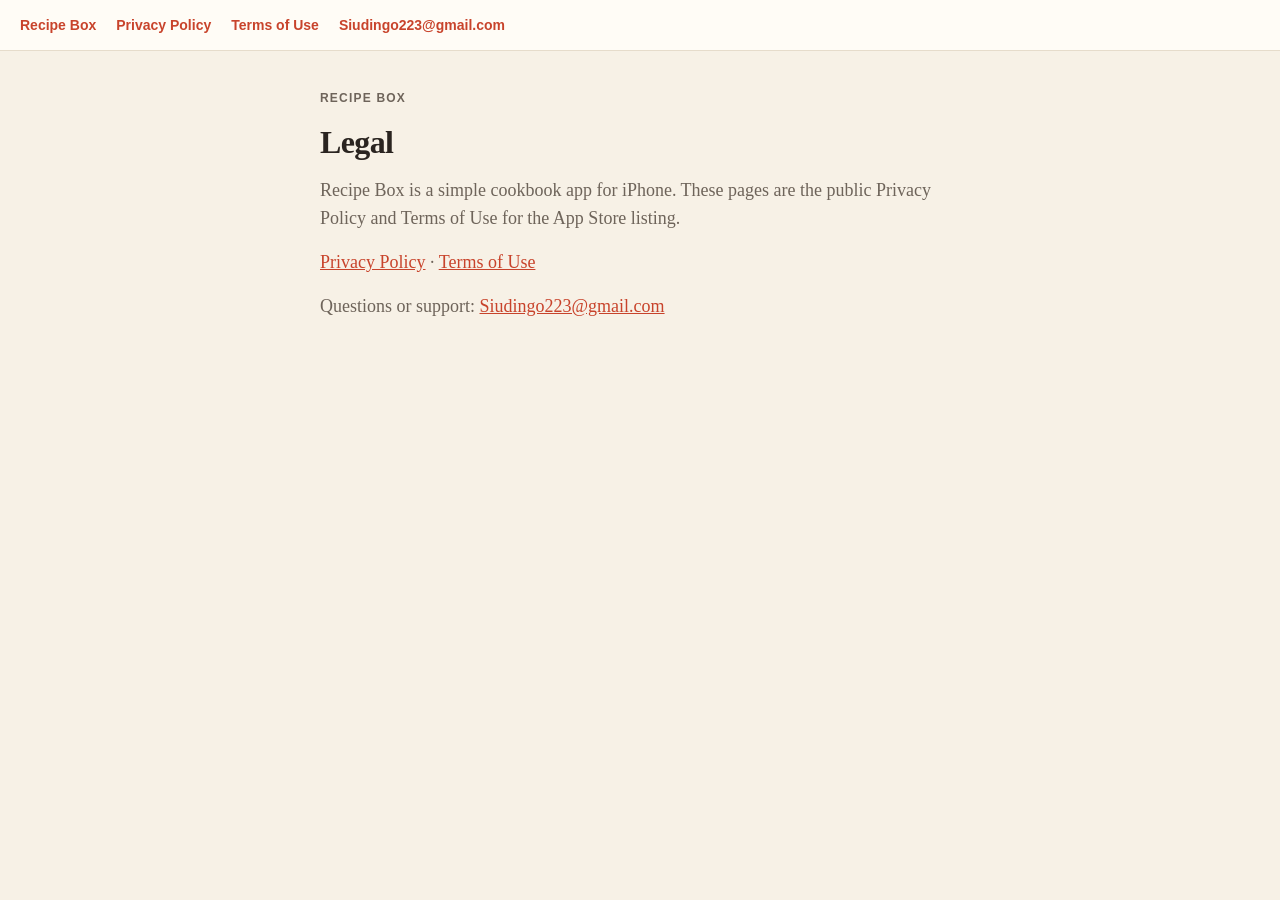
<file: index.html>
<!DOCTYPE html>
<html lang="en">
<head>
  <meta charset="utf-8" />
  <meta name="viewport" content="width=device-width, initial-scale=1" />
  <title>Recipe Box — Privacy &amp; Terms</title>
  <link rel="stylesheet" href="styles.css" />
</head>
<body>
  <nav class="nav">
    <a href="index.html">Recipe Box</a>
    <a href="privacy-policy.html">Privacy Policy</a>
    <a href="terms.html">Terms of Use</a>
    <a href="mailto:Siudingo223@gmail.com">Siudingo223@gmail.com</a>
  </nav>
  <main class="hero">
    <p class="eyebrow">Recipe Box</p>
    <h1>Legal</h1>
    <p>Recipe Box is a simple cookbook app for iPhone. These pages are the public Privacy Policy and Terms of Use for the App Store listing.</p>
    <p><a href="privacy-policy.html">Privacy Policy</a> · <a href="terms.html">Terms of Use</a></p>
    <p>Questions or support: <a href="mailto:Siudingo223@gmail.com">Siudingo223@gmail.com</a></p>
  </main>
</body>
</html>
</file>
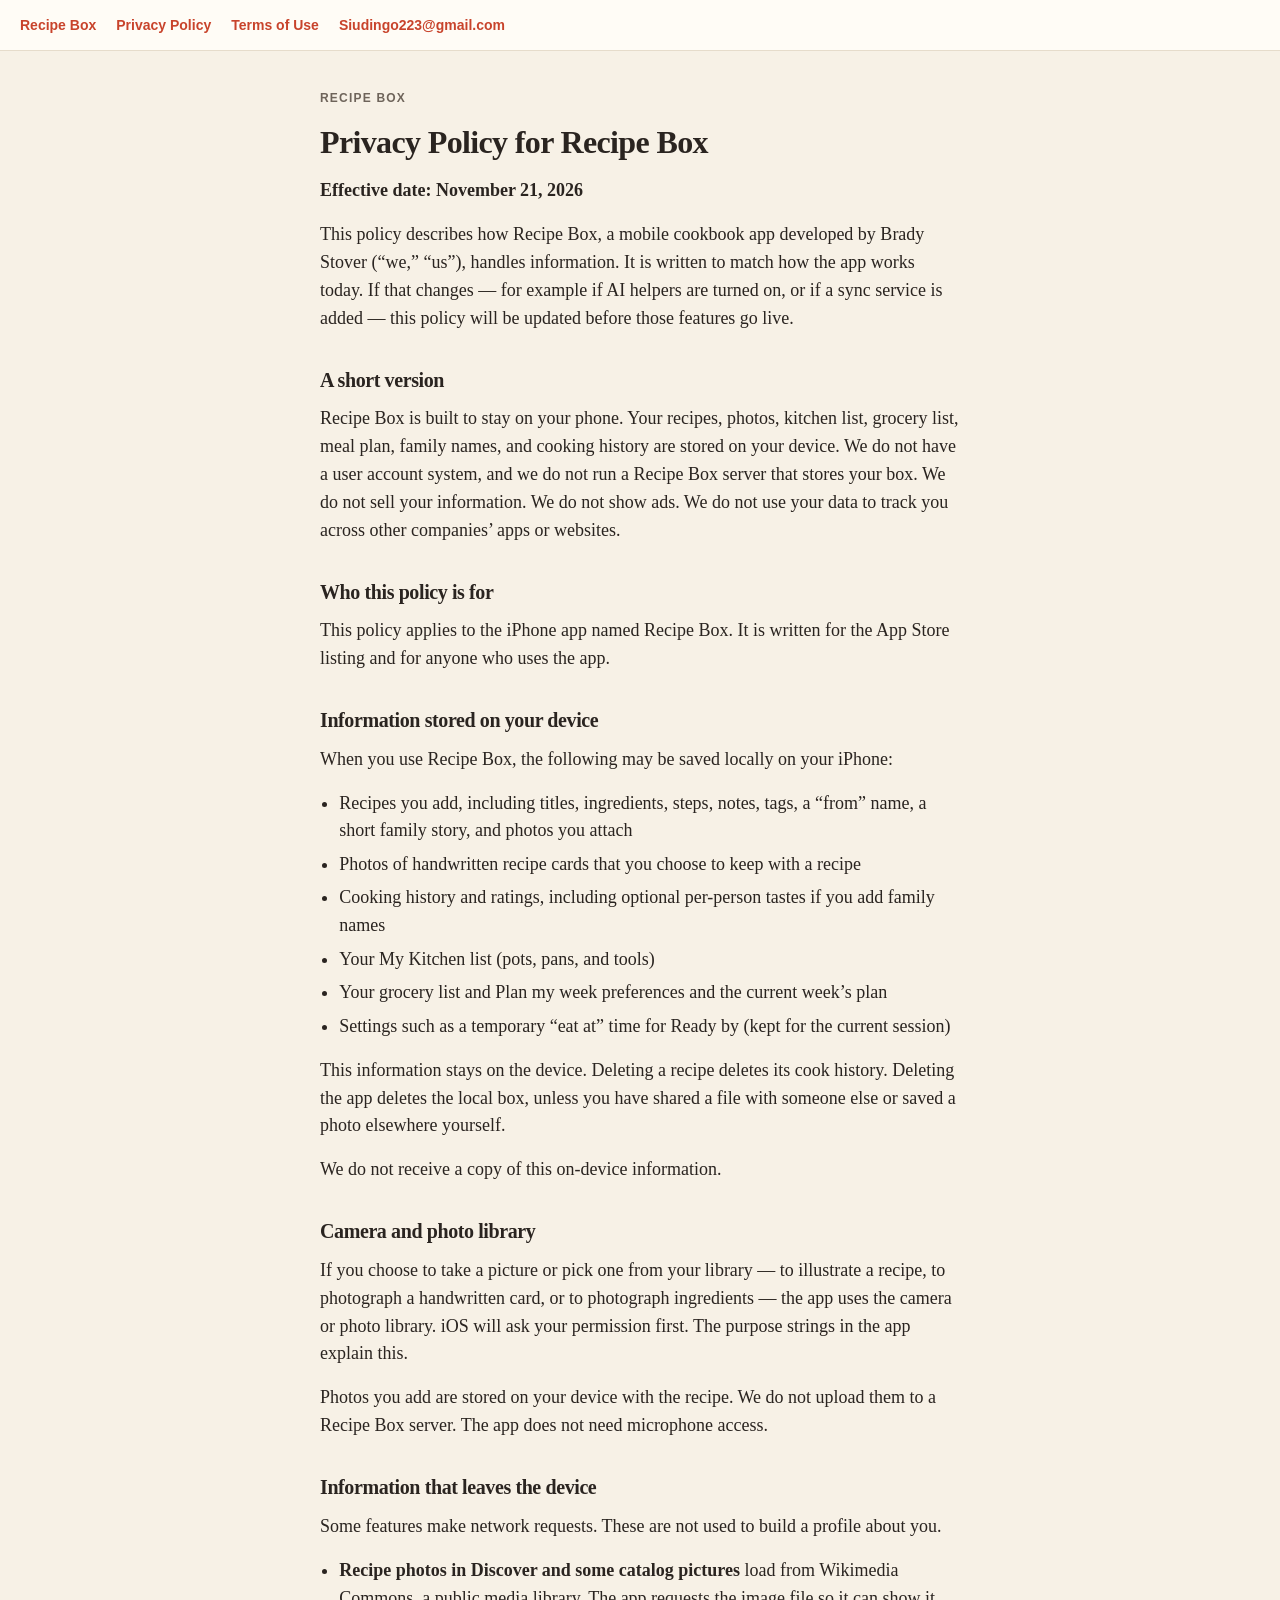
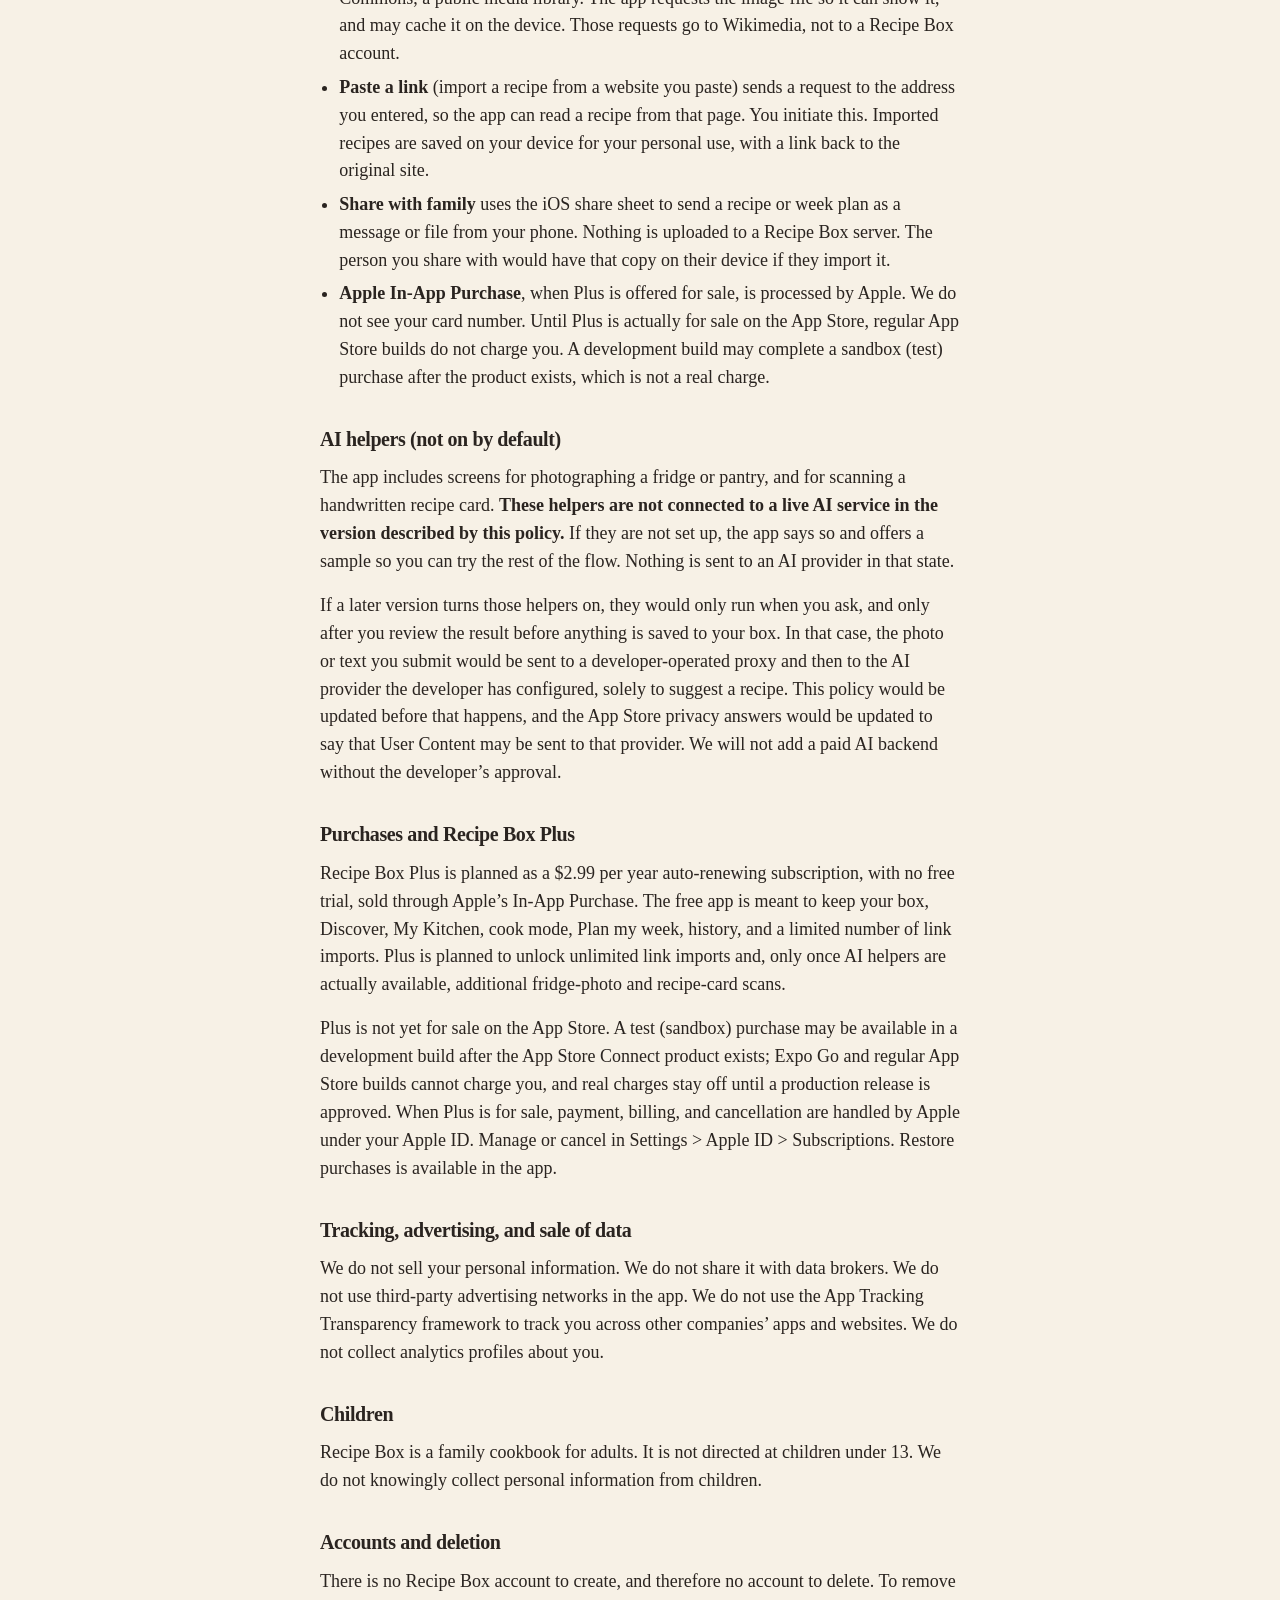
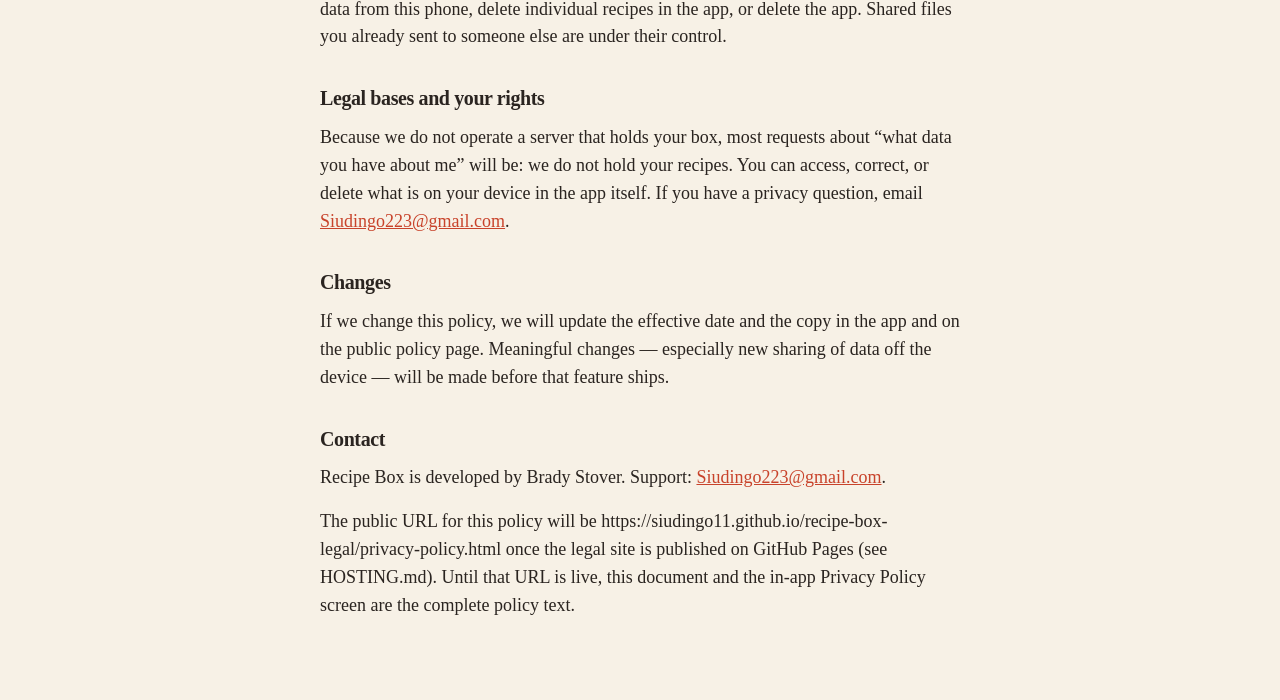
<file: privacy-policy.html>
<!DOCTYPE html>
<html lang="en">
<head>
  <meta charset="utf-8" />
  <meta name="viewport" content="width=device-width, initial-scale=1" />
  <title>Privacy Policy — Recipe Box</title>
  <link rel="stylesheet" href="styles.css" />
</head>
<body>
  <nav class="nav">
      <a href="index.html">Recipe Box</a>
      <a href="privacy-policy.html">Privacy Policy</a>
      <a href="terms.html">Terms of Use</a>
      <a href="mailto:Siudingo223@gmail.com">Siudingo223@gmail.com</a>
    </nav>
  <main>
    <p class="eyebrow">Recipe Box</p>
    <h1>Privacy Policy for Recipe Box</h1><p><strong>Effective date: November 21, 2026</strong></p><p>This policy describes how Recipe Box, a mobile cookbook app developed by Brady Stover (“we,” “us”), handles information. It is written to match how the app works today. If that changes — for example if AI helpers are turned on, or if a sync service is added — this policy will be updated before those features go live.</p><h2>A short version</h2><p>Recipe Box is built to stay on your phone. Your recipes, photos, kitchen list, grocery list, meal plan, family names, and cooking history are stored on your device. We do not have a user account system, and we do not run a Recipe Box server that stores your box. We do not sell your information. We do not show ads. We do not use your data to track you across other companies’ apps or websites.</p><h2>Who this policy is for</h2><p>This policy applies to the iPhone app named Recipe Box. It is written for the App Store listing and for anyone who uses the app.</p><h2>Information stored on your device</h2><p>When you use Recipe Box, the following may be saved locally on your iPhone:</p><ul><li>Recipes you add, including titles, ingredients, steps, notes, tags, a “from” name, a short family story, and photos you attach</li><li>Photos of handwritten recipe cards that you choose to keep with a recipe</li><li>Cooking history and ratings, including optional per-person tastes if you add family names</li><li>Your My Kitchen list (pots, pans, and tools)</li><li>Your grocery list and Plan my week preferences and the current week’s plan</li><li>Settings such as a temporary “eat at” time for Ready by (kept for the current session)</li></ul><p>This information stays on the device. Deleting a recipe deletes its cook history. Deleting the app deletes the local box, unless you have shared a file with someone else or saved a photo elsewhere yourself.</p><p>We do not receive a copy of this on-device information.</p><h2>Camera and photo library</h2><p>If you choose to take a picture or pick one from your library — to illustrate a recipe, to photograph a handwritten card, or to photograph ingredients — the app uses the camera or photo library. iOS will ask your permission first. The purpose strings in the app explain this.</p><p>Photos you add are stored on your device with the recipe. We do not upload them to a Recipe Box server. The app does not need microphone access.</p><h2>Information that leaves the device</h2><p>Some features make network requests. These are not used to build a profile about you.</p><ul><li><strong>Recipe photos in Discover and some catalog pictures</strong> load from Wikimedia Commons, a public media library. The app requests the image file so it can show it, and may cache it on the device. Those requests go to Wikimedia, not to a Recipe Box account.</li><li><strong>Paste a link</strong> (import a recipe from a website you paste) sends a request to the address you entered, so the app can read a recipe from that page. You initiate this. Imported recipes are saved on your device for your personal use, with a link back to the original site.</li><li><strong>Share with family</strong> uses the iOS share sheet to send a recipe or week plan as a message or file from your phone. Nothing is uploaded to a Recipe Box server. The person you share with would have that copy on their device if they import it.</li><li><strong>Apple In-App Purchase</strong>, when Plus is offered for sale, is processed by Apple. We do not see your card number. Until Plus is actually for sale on the App Store, regular App Store builds do not charge you. A development build may complete a sandbox (test) purchase after the product exists, which is not a real charge.</li></ul><h2>AI helpers (not on by default)</h2><p>The app includes screens for photographing a fridge or pantry, and for scanning a handwritten recipe card. <strong>These helpers are not connected to a live AI service in the version described by this policy.</strong> If they are not set up, the app says so and offers a sample so you can try the rest of the flow. Nothing is sent to an AI provider in that state.</p><p>If a later version turns those helpers on, they would only run when you ask, and only after you review the result before anything is saved to your box. In that case, the photo or text you submit would be sent to a developer-operated proxy and then to the AI provider the developer has configured, solely to suggest a recipe. This policy would be updated before that happens, and the App Store privacy answers would be updated to say that User Content may be sent to that provider. We will not add a paid AI backend without the developer’s approval.</p><h2>Purchases and Recipe Box Plus</h2><p>Recipe Box Plus is planned as a $2.99 per year auto-renewing subscription, with no free trial, sold through Apple’s In-App Purchase. The free app is meant to keep your box, Discover, My Kitchen, cook mode, Plan my week, history, and a limited number of link imports. Plus is planned to unlock unlimited link imports and, only once AI helpers are actually available, additional fridge-photo and recipe-card scans.</p><p>Plus is not yet for sale on the App Store. A test (sandbox) purchase may be available in a development build after the App Store Connect product exists; Expo Go and regular App Store builds cannot charge you, and real charges stay off until a production release is approved. When Plus is for sale, payment, billing, and cancellation are handled by Apple under your Apple ID. Manage or cancel in Settings &gt; Apple ID &gt; Subscriptions. Restore purchases is available in the app.</p><h2>Tracking, advertising, and sale of data</h2><p>We do not sell your personal information. We do not share it with data brokers. We do not use third-party advertising networks in the app. We do not use the App Tracking Transparency framework to track you across other companies’ apps and websites. We do not collect analytics profiles about you.</p><h2>Children</h2><p>Recipe Box is a family cookbook for adults. It is not directed at children under 13. We do not knowingly collect personal information from children.</p><h2>Accounts and deletion</h2><p>There is no Recipe Box account to create, and therefore no account to delete. To remove data from this phone, delete individual recipes in the app, or delete the app. Shared files you already sent to someone else are under their control.</p><h2>Legal bases and your rights</h2><p>Because we do not operate a server that holds your box, most requests about “what data you have about me” will be: we do not hold your recipes. You can access, correct, or delete what is on your device in the app itself. If you have a privacy question, email <a href="mailto:Siudingo223@gmail.com">Siudingo223@gmail.com</a>.</p><h2>Changes</h2><p>If we change this policy, we will update the effective date and the copy in the app and on the public policy page. Meaningful changes — especially new sharing of data off the device — will be made before that feature ships.</p><h2>Contact</h2><p>Recipe Box is developed by Brady Stover. Support: <a href="mailto:Siudingo223@gmail.com">Siudingo223@gmail.com</a>.</p><p>The public URL for this policy will be https://siudingo11.github.io/recipe-box-legal/privacy-policy.html once the legal site is published on GitHub Pages (see HOSTING.md). Until that URL is live, this document and the in-app Privacy Policy screen are the complete policy text.</p>
  </main>
</body>
</html>
</file>
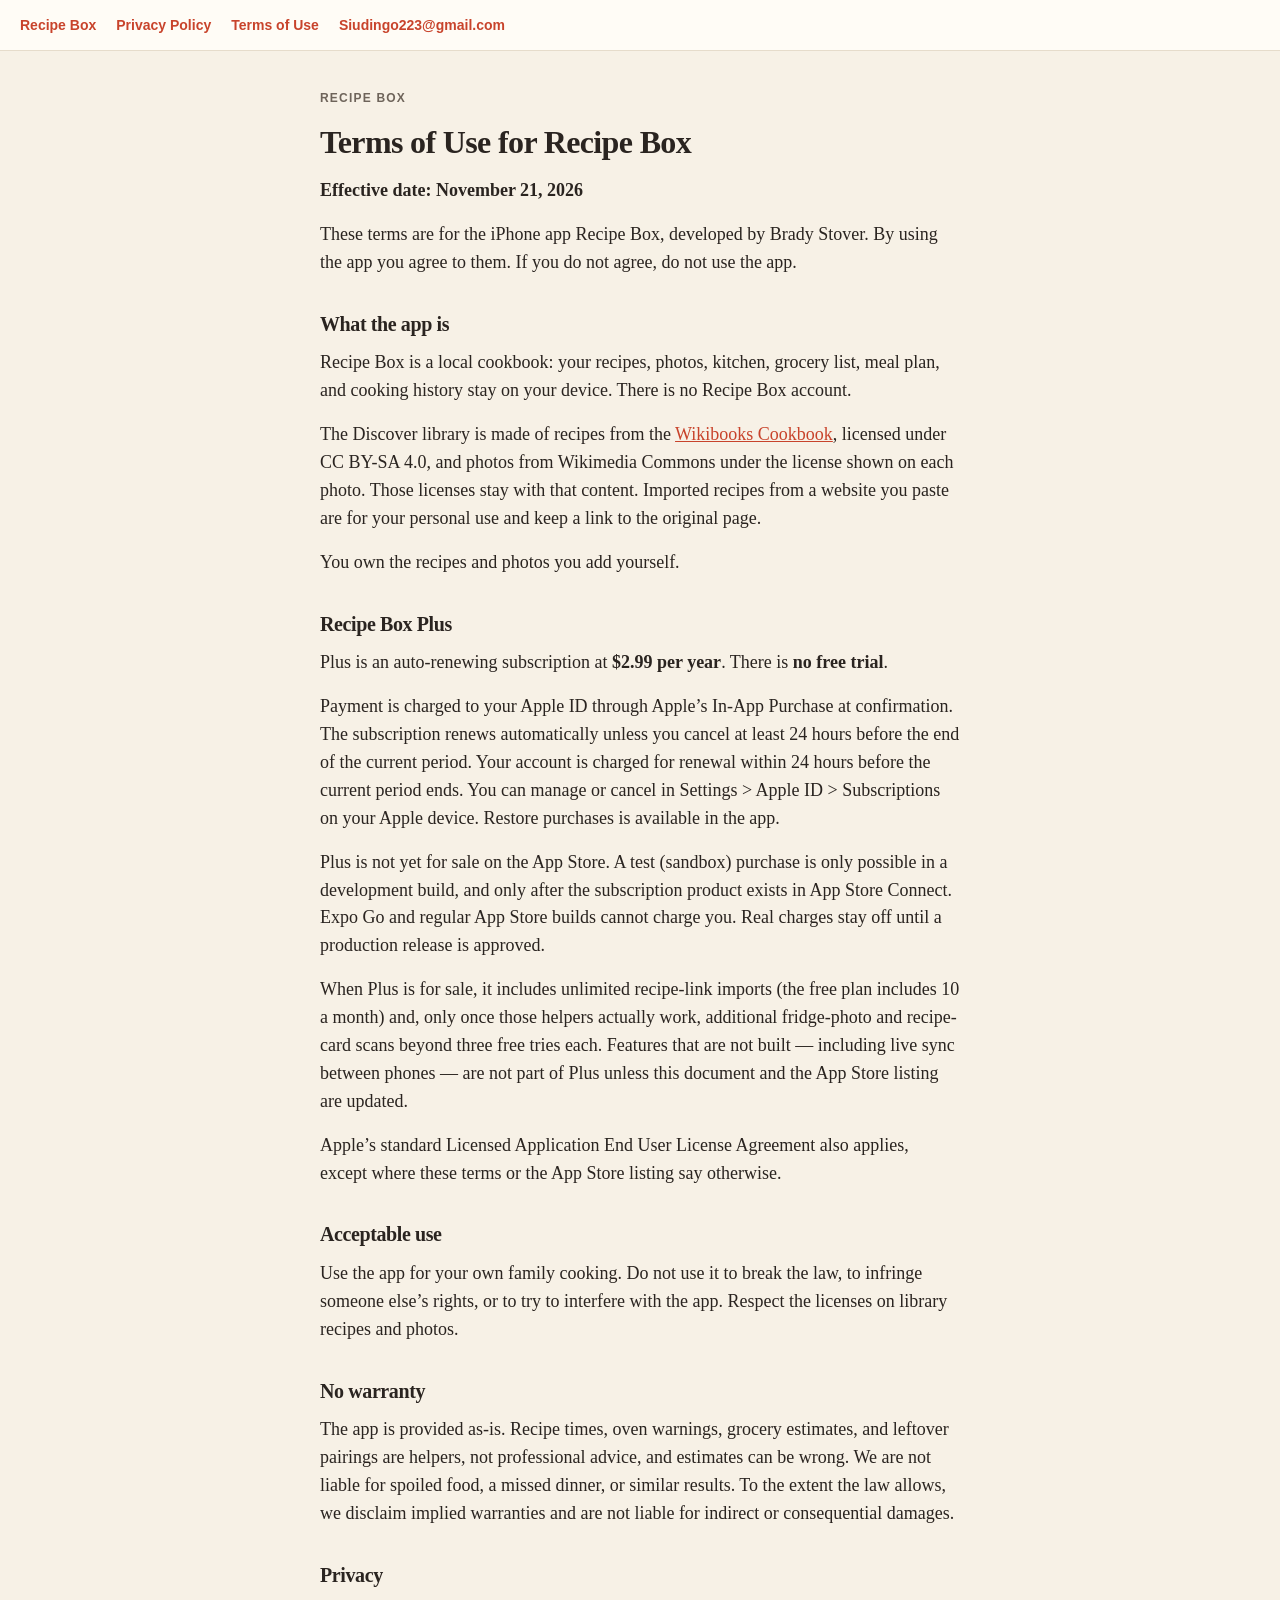
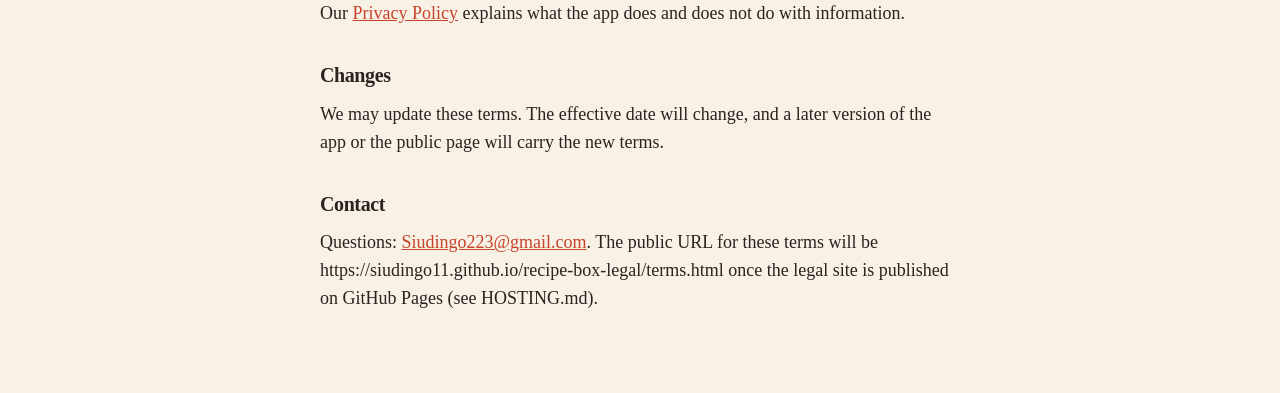
<file: terms.html>
<!DOCTYPE html>
<html lang="en">
<head>
  <meta charset="utf-8" />
  <meta name="viewport" content="width=device-width, initial-scale=1" />
  <title>Terms of Use — Recipe Box</title>
  <link rel="stylesheet" href="styles.css" />
</head>
<body>
  <nav class="nav">
      <a href="index.html">Recipe Box</a>
      <a href="privacy-policy.html">Privacy Policy</a>
      <a href="terms.html">Terms of Use</a>
      <a href="mailto:Siudingo223@gmail.com">Siudingo223@gmail.com</a>
    </nav>
  <main>
    <p class="eyebrow">Recipe Box</p>
    <h1>Terms of Use for Recipe Box</h1><p><strong>Effective date: November 21, 2026</strong></p><p>These terms are for the iPhone app Recipe Box, developed by Brady Stover. By using the app you agree to them. If you do not agree, do not use the app.</p><h2>What the app is</h2><p>Recipe Box is a local cookbook: your recipes, photos, kitchen, grocery list, meal plan, and cooking history stay on your device. There is no Recipe Box account.</p><p>The Discover library is made of recipes from the <a href="https://en.wikibooks.org/wiki/Cookbook:Recipes">Wikibooks Cookbook</a>, licensed under CC BY-SA 4.0, and photos from Wikimedia Commons under the license shown on each photo. Those licenses stay with that content. Imported recipes from a website you paste are for your personal use and keep a link to the original page.</p><p>You own the recipes and photos you add yourself.</p><h2>Recipe Box Plus</h2><p>Plus is an auto-renewing subscription at <strong>$2.99 per year</strong>. There is <strong>no free trial</strong>.</p><p>Payment is charged to your Apple ID through Apple’s In-App Purchase at confirmation. The subscription renews automatically unless you cancel at least 24 hours before the end of the current period. Your account is charged for renewal within 24 hours before the current period ends. You can manage or cancel in Settings &gt; Apple ID &gt; Subscriptions on your Apple device. Restore purchases is available in the app.</p><p>Plus is not yet for sale on the App Store. A test (sandbox) purchase is only possible in a development build, and only after the subscription product exists in App Store Connect. Expo Go and regular App Store builds cannot charge you. Real charges stay off until a production release is approved.</p><p>When Plus is for sale, it includes unlimited recipe-link imports (the free plan includes 10 a month) and, only once those helpers actually work, additional fridge-photo and recipe-card scans beyond three free tries each. Features that are not built — including live sync between phones — are not part of Plus unless this document and the App Store listing are updated.</p><p>Apple’s standard Licensed Application End User License Agreement also applies, except where these terms or the App Store listing say otherwise.</p><h2>Acceptable use</h2><p>Use the app for your own family cooking. Do not use it to break the law, to infringe someone else’s rights, or to try to interfere with the app. Respect the licenses on library recipes and photos.</p><h2>No warranty</h2><p>The app is provided as-is. Recipe times, oven warnings, grocery estimates, and leftover pairings are helpers, not professional advice, and estimates can be wrong. We are not liable for spoiled food, a missed dinner, or similar results. To the extent the law allows, we disclaim implied warranties and are not liable for indirect or consequential damages.</p><h2>Privacy</h2><p>Our <a href="privacy-policy.html">Privacy Policy</a> explains what the app does and does not do with information.</p><h2>Changes</h2><p>We may update these terms. The effective date will change, and a later version of the app or the public page will carry the new terms.</p><h2>Contact</h2><p>Questions: <a href="mailto:Siudingo223@gmail.com">Siudingo223@gmail.com</a>. The public URL for these terms will be https://siudingo11.github.io/recipe-box-legal/terms.html once the legal site is published on GitHub Pages (see HOSTING.md).</p>
  </main>
</body>
</html>
</file>
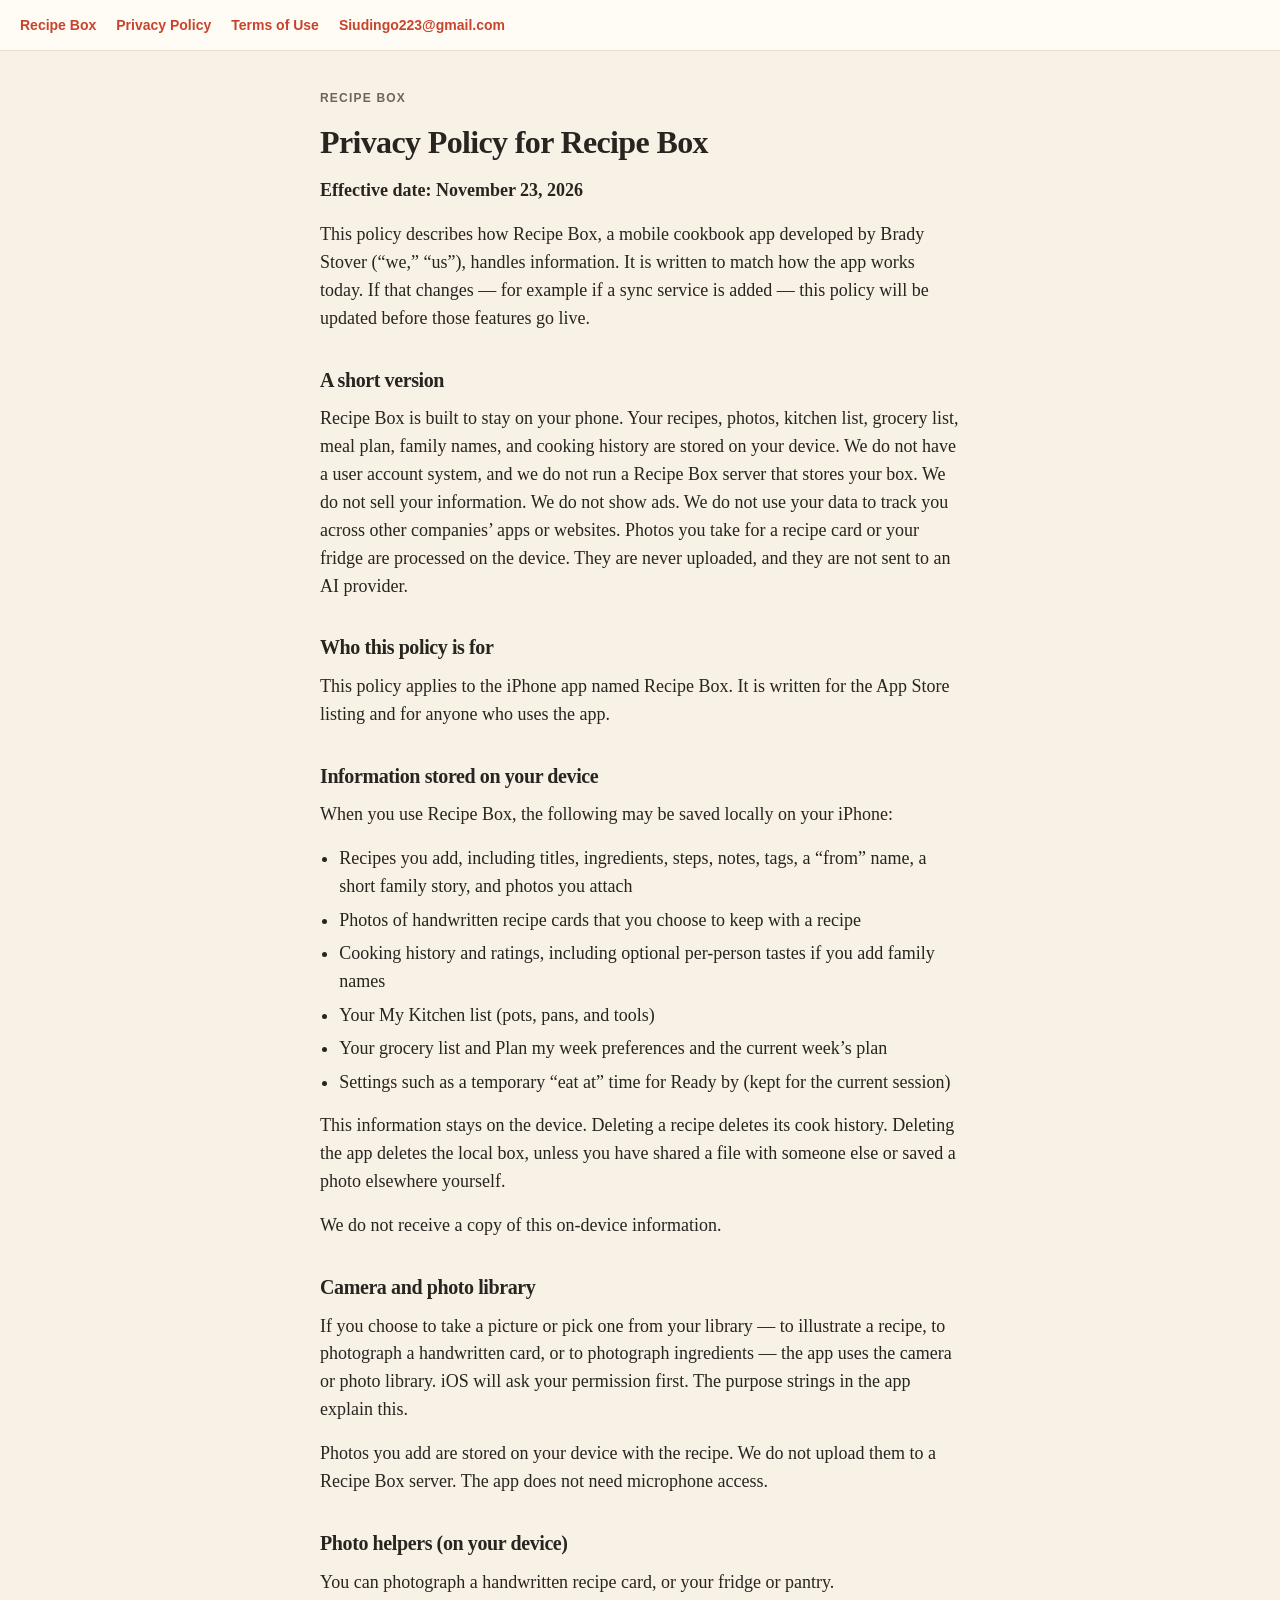
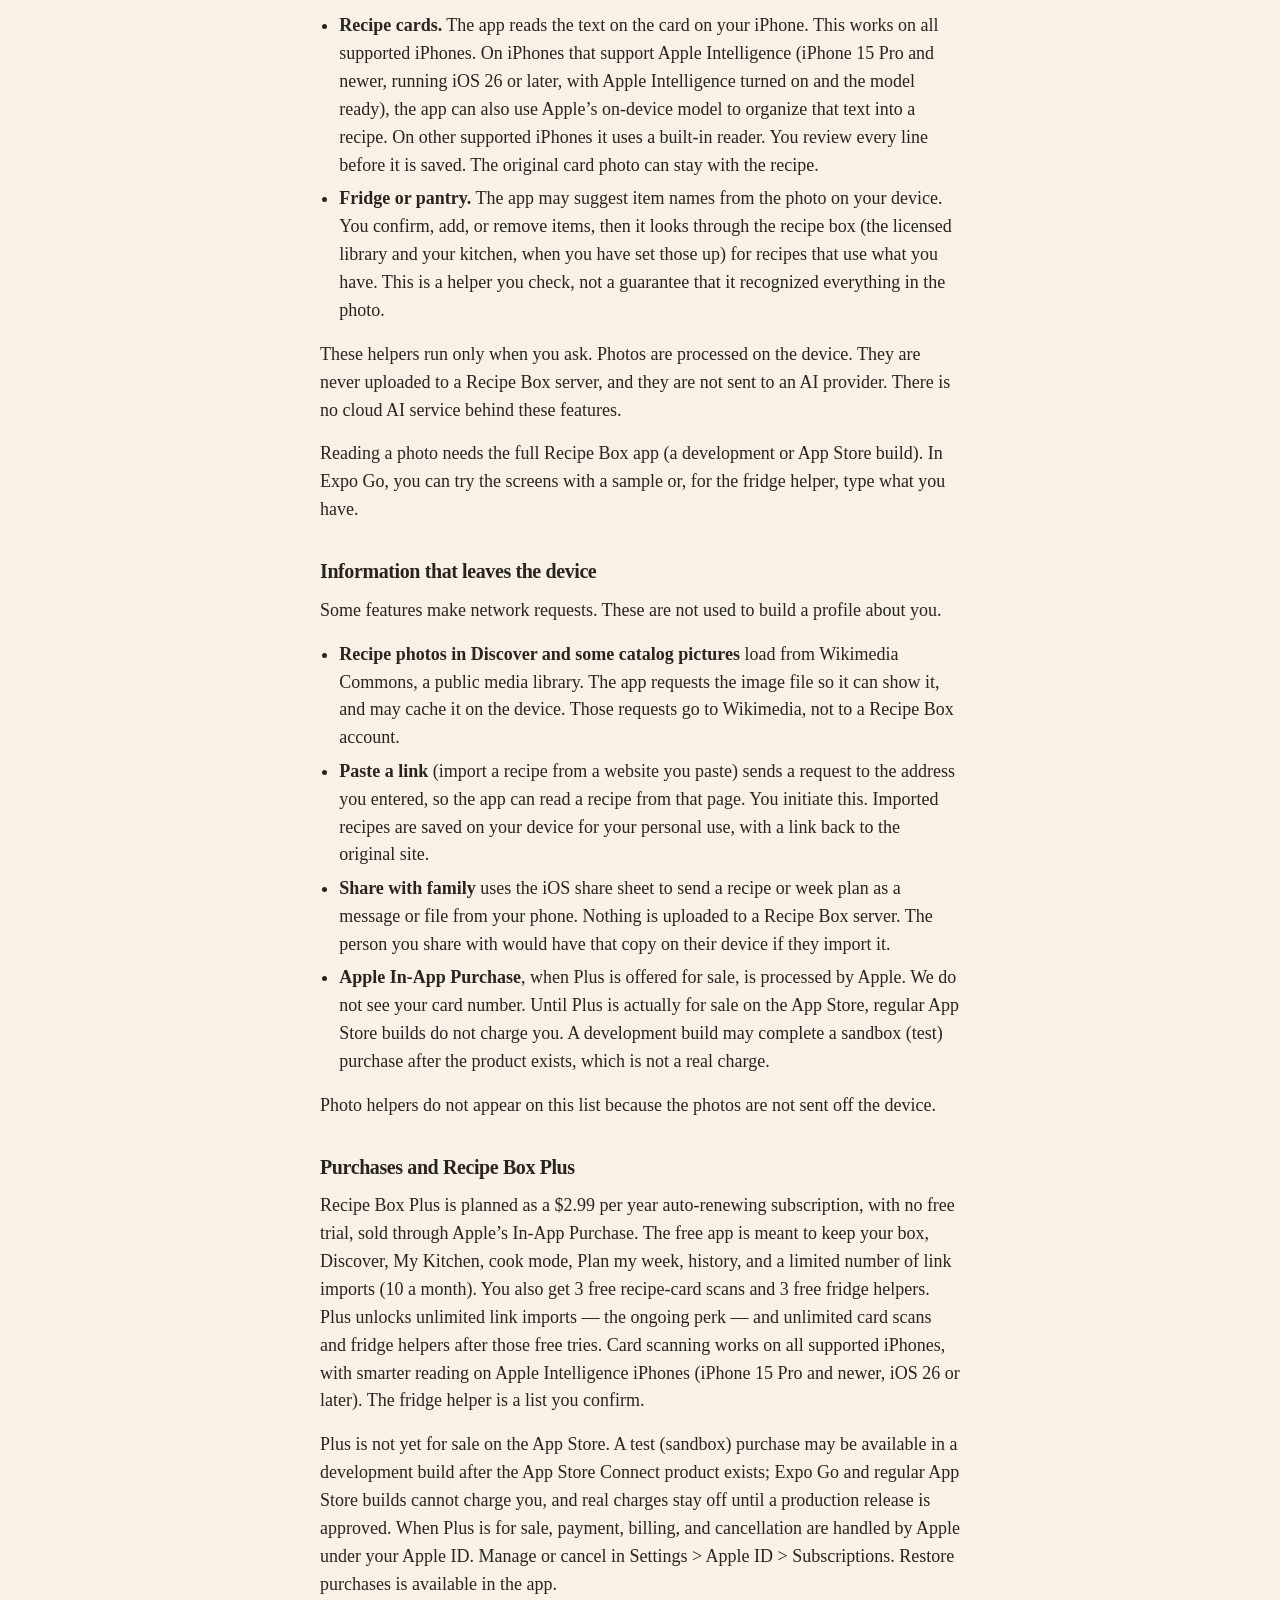
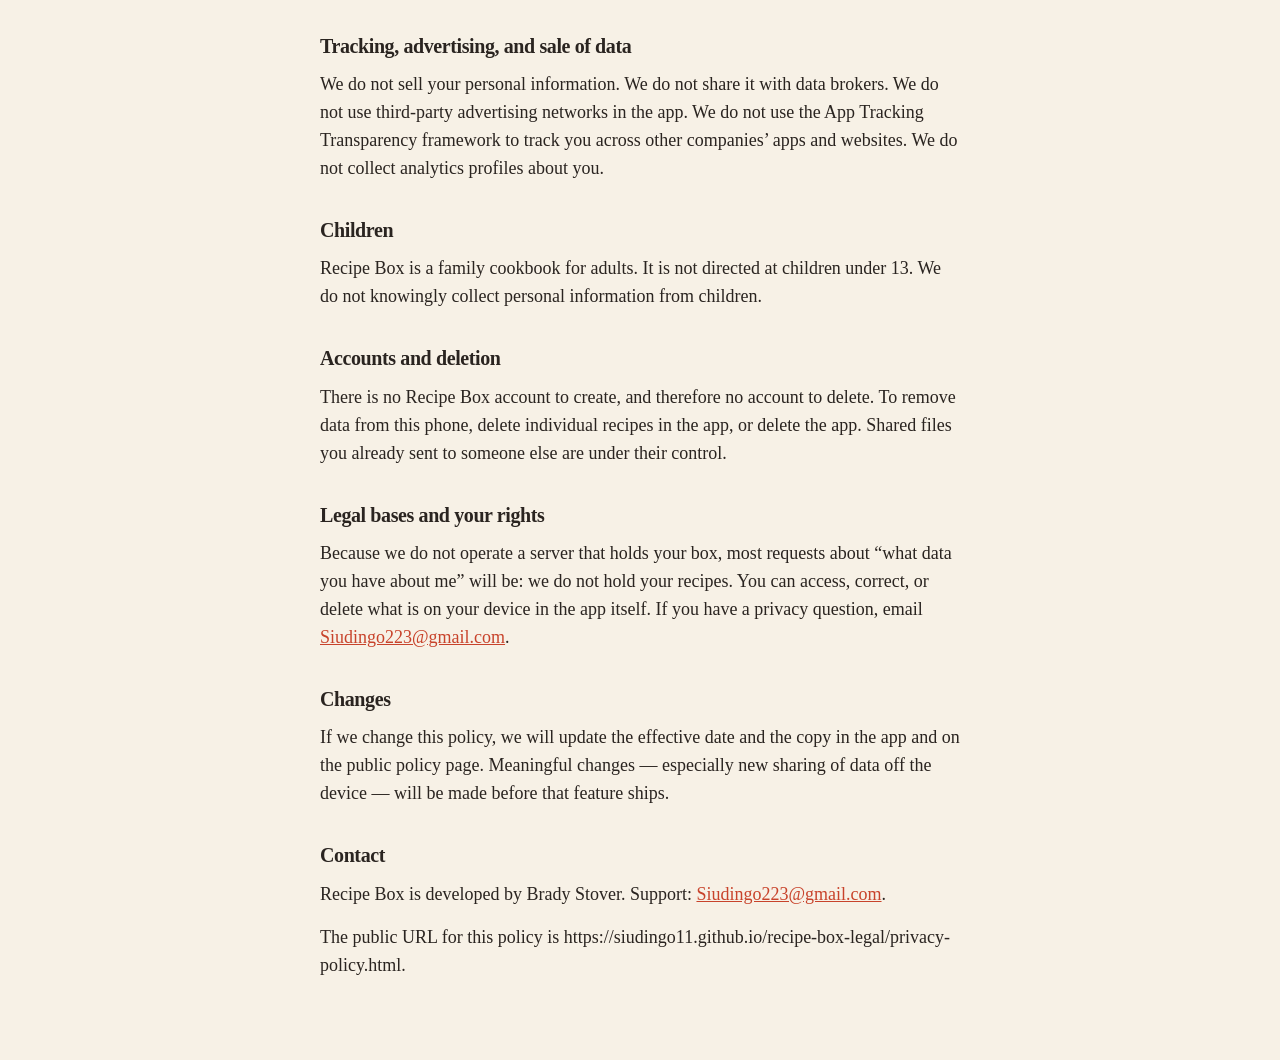
<file: docs/privacy-policy.html>
<!DOCTYPE html>
<html lang="en">
<head>
  <meta charset="utf-8" />
  <meta name="viewport" content="width=device-width, initial-scale=1" />
  <title>Privacy Policy — Recipe Box</title>
  <link rel="stylesheet" href="styles.css" />
</head>
<body>
  <nav class="nav">
      <a href="index.html">Recipe Box</a>
      <a href="privacy-policy.html">Privacy Policy</a>
      <a href="terms.html">Terms of Use</a>
      <a href="mailto:Siudingo223@gmail.com">Siudingo223@gmail.com</a>
    </nav>
  <main>
    <p class="eyebrow">Recipe Box</p>
    <h1>Privacy Policy for Recipe Box</h1><p><strong>Effective date: November 23, 2026</strong></p><p>This policy describes how Recipe Box, a mobile cookbook app developed by Brady Stover (“we,” “us”), handles information. It is written to match how the app works today. If that changes — for example if a sync service is added — this policy will be updated before those features go live.</p><h2>A short version</h2><p>Recipe Box is built to stay on your phone. Your recipes, photos, kitchen list, grocery list, meal plan, family names, and cooking history are stored on your device. We do not have a user account system, and we do not run a Recipe Box server that stores your box. We do not sell your information. We do not show ads. We do not use your data to track you across other companies’ apps or websites. Photos you take for a recipe card or your fridge are processed on the device. They are never uploaded, and they are not sent to an AI provider.</p><h2>Who this policy is for</h2><p>This policy applies to the iPhone app named Recipe Box. It is written for the App Store listing and for anyone who uses the app.</p><h2>Information stored on your device</h2><p>When you use Recipe Box, the following may be saved locally on your iPhone:</p><ul><li>Recipes you add, including titles, ingredients, steps, notes, tags, a “from” name, a short family story, and photos you attach</li><li>Photos of handwritten recipe cards that you choose to keep with a recipe</li><li>Cooking history and ratings, including optional per-person tastes if you add family names</li><li>Your My Kitchen list (pots, pans, and tools)</li><li>Your grocery list and Plan my week preferences and the current week’s plan</li><li>Settings such as a temporary “eat at” time for Ready by (kept for the current session)</li></ul><p>This information stays on the device. Deleting a recipe deletes its cook history. Deleting the app deletes the local box, unless you have shared a file with someone else or saved a photo elsewhere yourself.</p><p>We do not receive a copy of this on-device information.</p><h2>Camera and photo library</h2><p>If you choose to take a picture or pick one from your library — to illustrate a recipe, to photograph a handwritten card, or to photograph ingredients — the app uses the camera or photo library. iOS will ask your permission first. The purpose strings in the app explain this.</p><p>Photos you add are stored on your device with the recipe. We do not upload them to a Recipe Box server. The app does not need microphone access.</p><h2>Photo helpers (on your device)</h2><p>You can photograph a handwritten recipe card, or your fridge or pantry.</p><ul><li><strong>Recipe cards.</strong> The app reads the text on the card on your iPhone. This works on all supported iPhones. On iPhones that support Apple Intelligence (iPhone 15 Pro and newer, running iOS 26 or later, with Apple Intelligence turned on and the model ready), the app can also use Apple’s on-device model to organize that text into a recipe. On other supported iPhones it uses a built-in reader. You review every line before it is saved. The original card photo can stay with the recipe.</li><li><strong>Fridge or pantry.</strong> The app may suggest item names from the photo on your device. You confirm, add, or remove items, then it looks through the recipe box (the licensed library and your kitchen, when you have set those up) for recipes that use what you have. This is a helper you check, not a guarantee that it recognized everything in the photo.</li></ul><p>These helpers run only when you ask. Photos are processed on the device. They are never uploaded to a Recipe Box server, and they are not sent to an AI provider. There is no cloud AI service behind these features.</p><p>Reading a photo needs the full Recipe Box app (a development or App Store build). In Expo Go, you can try the screens with a sample or, for the fridge helper, type what you have.</p><h2>Information that leaves the device</h2><p>Some features make network requests. These are not used to build a profile about you.</p><ul><li><strong>Recipe photos in Discover and some catalog pictures</strong> load from Wikimedia Commons, a public media library. The app requests the image file so it can show it, and may cache it on the device. Those requests go to Wikimedia, not to a Recipe Box account.</li><li><strong>Paste a link</strong> (import a recipe from a website you paste) sends a request to the address you entered, so the app can read a recipe from that page. You initiate this. Imported recipes are saved on your device for your personal use, with a link back to the original site.</li><li><strong>Share with family</strong> uses the iOS share sheet to send a recipe or week plan as a message or file from your phone. Nothing is uploaded to a Recipe Box server. The person you share with would have that copy on their device if they import it.</li><li><strong>Apple In-App Purchase</strong>, when Plus is offered for sale, is processed by Apple. We do not see your card number. Until Plus is actually for sale on the App Store, regular App Store builds do not charge you. A development build may complete a sandbox (test) purchase after the product exists, which is not a real charge.</li></ul><p>Photo helpers do not appear on this list because the photos are not sent off the device.</p><h2>Purchases and Recipe Box Plus</h2><p>Recipe Box Plus is planned as a $2.99 per year auto-renewing subscription, with no free trial, sold through Apple’s In-App Purchase. The free app is meant to keep your box, Discover, My Kitchen, cook mode, Plan my week, history, and a limited number of link imports (10 a month). You also get 3 free recipe-card scans and 3 free fridge helpers. Plus unlocks unlimited link imports — the ongoing perk — and unlimited card scans and fridge helpers after those free tries. Card scanning works on all supported iPhones, with smarter reading on Apple Intelligence iPhones (iPhone 15 Pro and newer, iOS 26 or later). The fridge helper is a list you confirm.</p><p>Plus is not yet for sale on the App Store. A test (sandbox) purchase may be available in a development build after the App Store Connect product exists; Expo Go and regular App Store builds cannot charge you, and real charges stay off until a production release is approved. When Plus is for sale, payment, billing, and cancellation are handled by Apple under your Apple ID. Manage or cancel in Settings &gt; Apple ID &gt; Subscriptions. Restore purchases is available in the app.</p><h2>Tracking, advertising, and sale of data</h2><p>We do not sell your personal information. We do not share it with data brokers. We do not use third-party advertising networks in the app. We do not use the App Tracking Transparency framework to track you across other companies’ apps and websites. We do not collect analytics profiles about you.</p><h2>Children</h2><p>Recipe Box is a family cookbook for adults. It is not directed at children under 13. We do not knowingly collect personal information from children.</p><h2>Accounts and deletion</h2><p>There is no Recipe Box account to create, and therefore no account to delete. To remove data from this phone, delete individual recipes in the app, or delete the app. Shared files you already sent to someone else are under their control.</p><h2>Legal bases and your rights</h2><p>Because we do not operate a server that holds your box, most requests about “what data you have about me” will be: we do not hold your recipes. You can access, correct, or delete what is on your device in the app itself. If you have a privacy question, email <a href="mailto:Siudingo223@gmail.com">Siudingo223@gmail.com</a>.</p><h2>Changes</h2><p>If we change this policy, we will update the effective date and the copy in the app and on the public policy page. Meaningful changes — especially new sharing of data off the device — will be made before that feature ships.</p><h2>Contact</h2><p>Recipe Box is developed by Brady Stover. Support: <a href="mailto:Siudingo223@gmail.com">Siudingo223@gmail.com</a>.</p><p>The public URL for this policy is https://siudingo11.github.io/recipe-box-legal/privacy-policy.html.</p>
  </main>
</body>
</html>
</file>
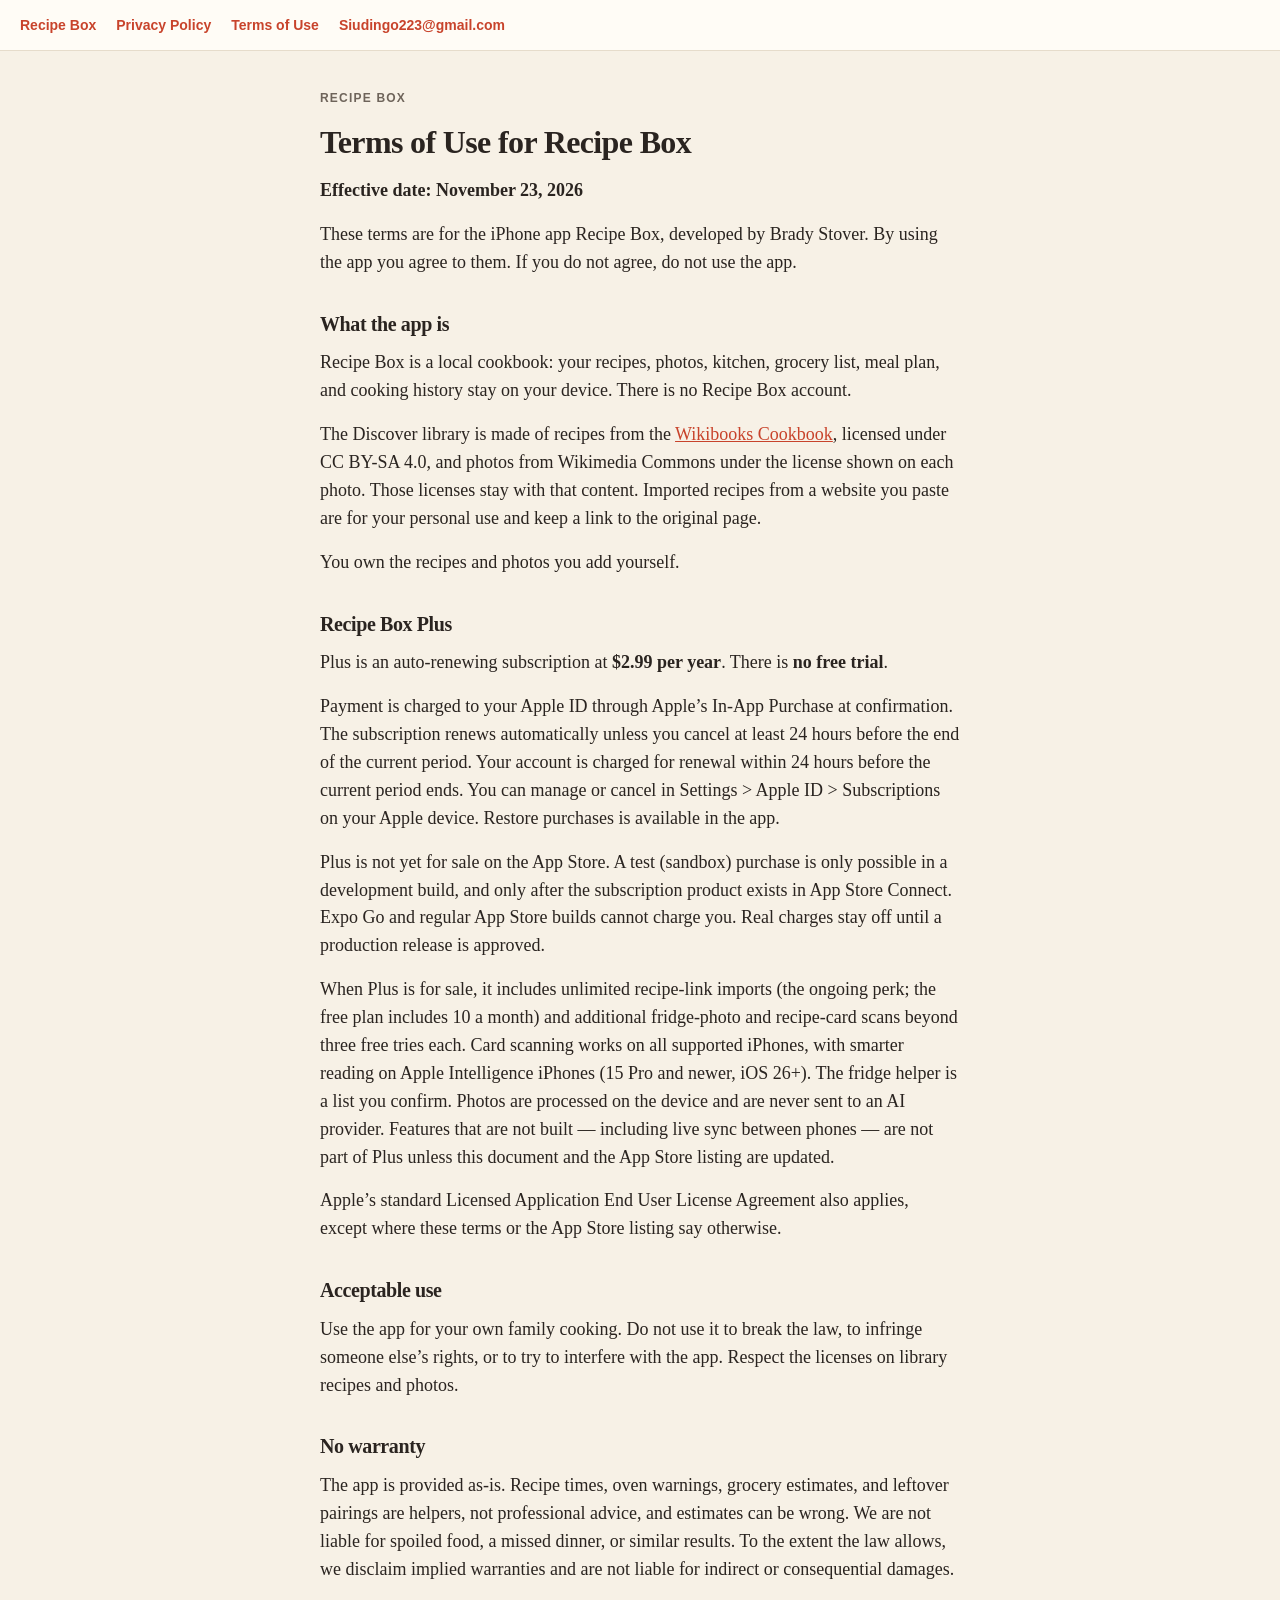
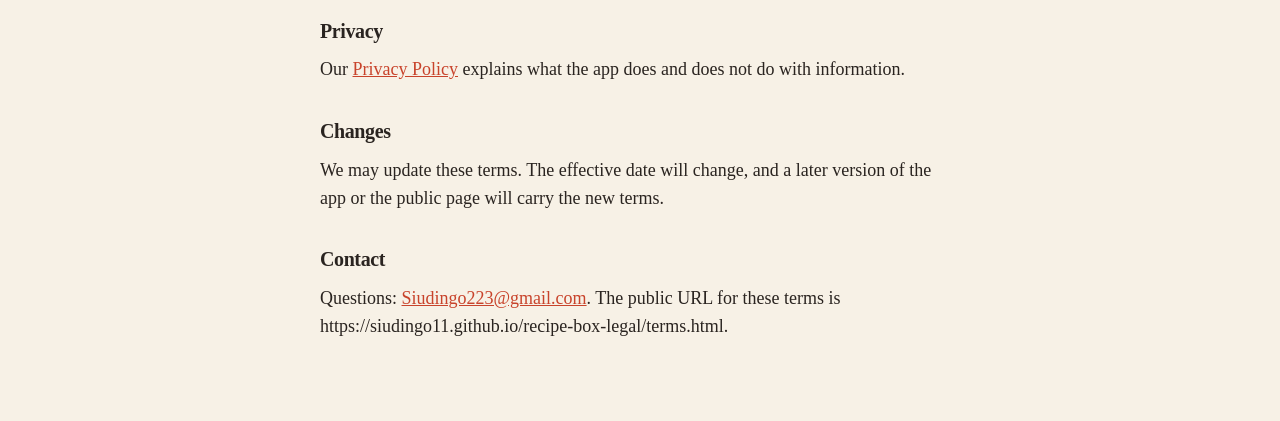
<file: docs/terms.html>
<!DOCTYPE html>
<html lang="en">
<head>
  <meta charset="utf-8" />
  <meta name="viewport" content="width=device-width, initial-scale=1" />
  <title>Terms of Use — Recipe Box</title>
  <link rel="stylesheet" href="styles.css" />
</head>
<body>
  <nav class="nav">
      <a href="index.html">Recipe Box</a>
      <a href="privacy-policy.html">Privacy Policy</a>
      <a href="terms.html">Terms of Use</a>
      <a href="mailto:Siudingo223@gmail.com">Siudingo223@gmail.com</a>
    </nav>
  <main>
    <p class="eyebrow">Recipe Box</p>
    <h1>Terms of Use for Recipe Box</h1><p><strong>Effective date: November 23, 2026</strong></p><p>These terms are for the iPhone app Recipe Box, developed by Brady Stover. By using the app you agree to them. If you do not agree, do not use the app.</p><h2>What the app is</h2><p>Recipe Box is a local cookbook: your recipes, photos, kitchen, grocery list, meal plan, and cooking history stay on your device. There is no Recipe Box account.</p><p>The Discover library is made of recipes from the <a href="https://en.wikibooks.org/wiki/Cookbook:Recipes">Wikibooks Cookbook</a>, licensed under CC BY-SA 4.0, and photos from Wikimedia Commons under the license shown on each photo. Those licenses stay with that content. Imported recipes from a website you paste are for your personal use and keep a link to the original page.</p><p>You own the recipes and photos you add yourself.</p><h2>Recipe Box Plus</h2><p>Plus is an auto-renewing subscription at <strong>$2.99 per year</strong>. There is <strong>no free trial</strong>.</p><p>Payment is charged to your Apple ID through Apple’s In-App Purchase at confirmation. The subscription renews automatically unless you cancel at least 24 hours before the end of the current period. Your account is charged for renewal within 24 hours before the current period ends. You can manage or cancel in Settings &gt; Apple ID &gt; Subscriptions on your Apple device. Restore purchases is available in the app.</p><p>Plus is not yet for sale on the App Store. A test (sandbox) purchase is only possible in a development build, and only after the subscription product exists in App Store Connect. Expo Go and regular App Store builds cannot charge you. Real charges stay off until a production release is approved.</p><p>When Plus is for sale, it includes unlimited recipe-link imports (the ongoing perk; the free plan includes 10 a month) and additional fridge-photo and recipe-card scans beyond three free tries each. Card scanning works on all supported iPhones, with smarter reading on Apple Intelligence iPhones (15 Pro and newer, iOS 26+). The fridge helper is a list you confirm. Photos are processed on the device and are never sent to an AI provider. Features that are not built — including live sync between phones — are not part of Plus unless this document and the App Store listing are updated.</p><p>Apple’s standard Licensed Application End User License Agreement also applies, except where these terms or the App Store listing say otherwise.</p><h2>Acceptable use</h2><p>Use the app for your own family cooking. Do not use it to break the law, to infringe someone else’s rights, or to try to interfere with the app. Respect the licenses on library recipes and photos.</p><h2>No warranty</h2><p>The app is provided as-is. Recipe times, oven warnings, grocery estimates, and leftover pairings are helpers, not professional advice, and estimates can be wrong. We are not liable for spoiled food, a missed dinner, or similar results. To the extent the law allows, we disclaim implied warranties and are not liable for indirect or consequential damages.</p><h2>Privacy</h2><p>Our <a href="privacy-policy.html">Privacy Policy</a> explains what the app does and does not do with information.</p><h2>Changes</h2><p>We may update these terms. The effective date will change, and a later version of the app or the public page will carry the new terms.</p><h2>Contact</h2><p>Questions: <a href="mailto:Siudingo223@gmail.com">Siudingo223@gmail.com</a>. The public URL for these terms is https://siudingo11.github.io/recipe-box-legal/terms.html.</p>
  </main>
</body>
</html>
</file>
<file: styles.css>
:root { color-scheme: light; }
body {
  margin: 0;
  background: #F7F1E6;
  color: #2A2420;
  font: 18px/1.55 Georgia, "Times New Roman", serif;
}
.nav {
  display: flex;
  flex-wrap: wrap;
  gap: 0.75rem 1.25rem;
  padding: 1rem 1.25rem;
  border-bottom: 1px solid #E6DCCB;
  background: #FFFCF6;
  font: 600 14px/1.3 -apple-system, BlinkMacSystemFont, "Segoe UI", sans-serif;
}
.nav a { color: #C8432B; text-decoration: none; }
.nav a:hover { text-decoration: underline; }
main { max-width: 40rem; margin: 0 auto; padding: 2.5rem 1.25rem 4rem; }
h1, h2 { font-weight: 600; letter-spacing: -0.02em; }
h1 { font-size: 2rem; line-height: 1.2; margin: 0 0 1rem; }
h2 { font-size: 1.25rem; margin: 2rem 0 0.6rem; }
p, li { color: #2A2420; }
p { margin: 0 0 1rem; }
ul { margin: 0 0 1rem; padding-left: 1.2rem; }
li { margin: 0 0 0.35rem; }
a { color: #C8432B; }
.eyebrow {
  font: 600 12px/1.3 -apple-system, BlinkMacSystemFont, "Segoe UI", sans-serif;
  letter-spacing: 0.1em;
  text-transform: uppercase;
  color: #6E645A;
}
.hero p { color: #6E645A; }
</file>
<file: docs/styles.css>
:root { color-scheme: light; }
body {
  margin: 0;
  background: #F7F1E6;
  color: #2A2420;
  font: 18px/1.55 Georgia, "Times New Roman", serif;
}
.nav {
  display: flex;
  flex-wrap: wrap;
  gap: 0.75rem 1.25rem;
  padding: 1rem 1.25rem;
  border-bottom: 1px solid #E6DCCB;
  background: #FFFCF6;
  font: 600 14px/1.3 -apple-system, BlinkMacSystemFont, "Segoe UI", sans-serif;
}
.nav a { color: #C8432B; text-decoration: none; }
.nav a:hover { text-decoration: underline; }
main { max-width: 40rem; margin: 0 auto; padding: 2.5rem 1.25rem 4rem; }
h1, h2 { font-weight: 600; letter-spacing: -0.02em; }
h1 { font-size: 2rem; line-height: 1.2; margin: 0 0 1rem; }
h2 { font-size: 1.25rem; margin: 2rem 0 0.6rem; }
p, li { color: #2A2420; }
p { margin: 0 0 1rem; }
ul { margin: 0 0 1rem; padding-left: 1.2rem; }
li { margin: 0 0 0.35rem; }
a { color: #C8432B; }
.eyebrow {
  font: 600 12px/1.3 -apple-system, BlinkMacSystemFont, "Segoe UI", sans-serif;
  letter-spacing: 0.1em;
  text-transform: uppercase;
  color: #6E645A;
}
.hero p { color: #6E645A; }
</file>
